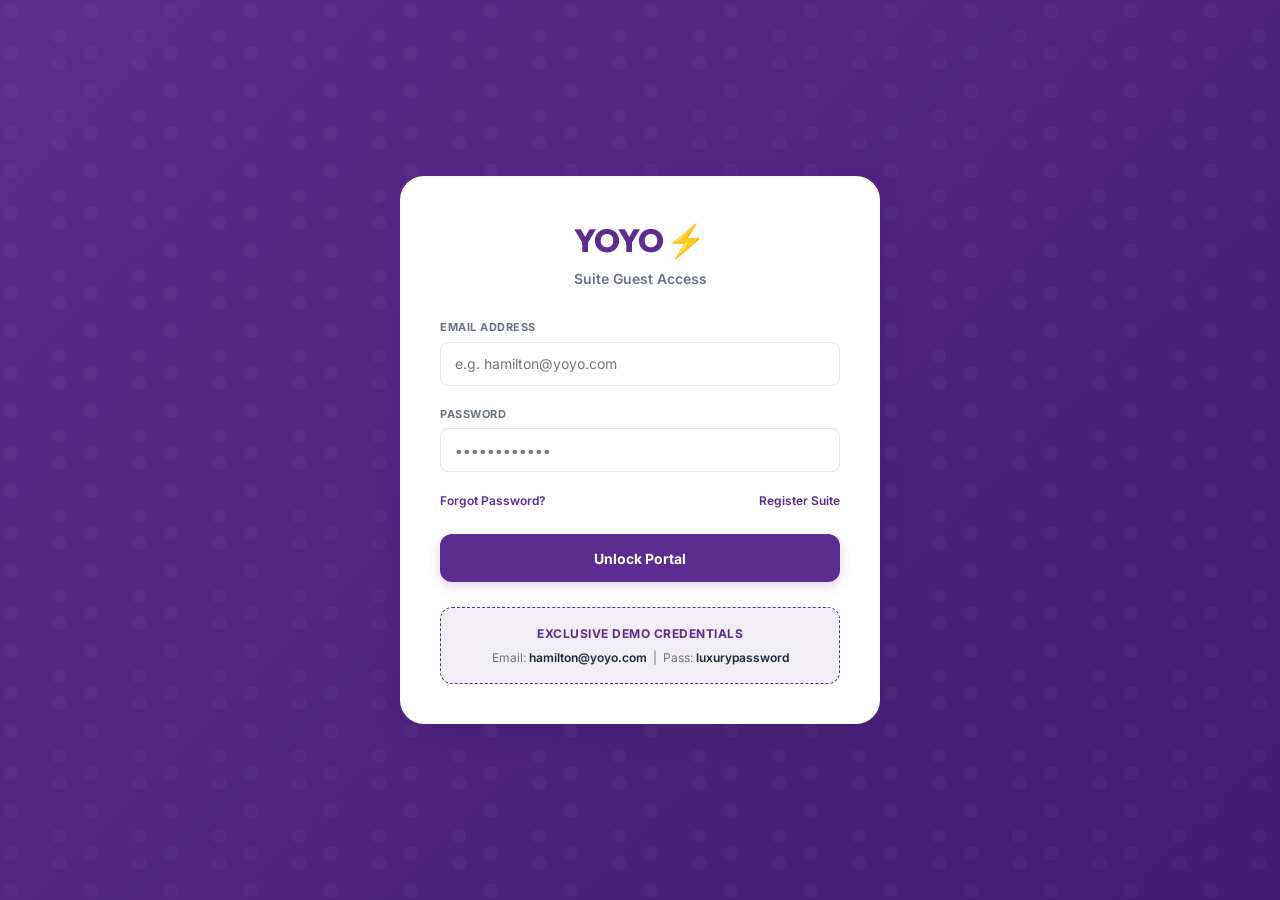
<file: index.html>
<!DOCTYPE html>
<html lang="en">
<head>
  <meta charset="UTF-8">
  <meta name="viewport" content="width=device-width, initial-scale=1.0">
  
  <!-- SEO Meta Tags -->
  <title>YOYO | 10-Min Suite Delivery</title>
  <meta name="description" content="Experience lightning-fast grocery, food, and amenities delivery at your hotel room door. YOYO Express Suite Delivery is available 24/7.">
  <meta name="keywords" content="YOYO, grocery delivery, 10 min delivery, room service, hotel delivery, YOYO express">
  <meta name="author" content="YOYO Express Partner">
  
  <!-- CSS Linkages -->
  <link rel="stylesheet" href="style.css">
  
  <!-- Javascript Controller (Deferred to load after layouts render) -->
  <script src="app.js" defer></script>
</head>
<body>

  <!-- Premium Sticky Blurred Navigation Header -->
  <header>
    <div style="display: flex; align-items: center;">
      <a href="#" class="logo" onclick="window.scrollTo({top: 0, behavior: 'smooth'})">YOYO</a>
      
      <!-- Location Address badge (Dynamic based on login session) -->
      <div class="address-badge">
        <span class="label">Delivery to</span>
        <span class="suite-info">📍 Suite <span id="header-suite-number">...</span></span>
      </div>
    </div>
    
    <!-- Functional Search Bar -->
    <div class="search-container">
      <svg class="search-icon-svg" xmlns="http://www.w3.org/2000/svg" width="20" height="20" fill="none" viewBox="0 0 24 24" stroke="currentColor" stroke-width="2">
        <path stroke-linecap="round" stroke-linejoin="round" d="M21 21l-6-6m2-5a7 7 0 11-14 0 7 7 0 0114 0z" />
      </svg>
      <input type="text" id="product-search" class="search-bar" placeholder="Search for milk, chips, drinks, essentials...">
    </div>
    
    <nav>
      <a href="#menu-anchor">Browse Items</a>
      <a href="#order-tracker" onclick="setTimeout(() => checkActiveOrder(), 100)">Active Order</a>
      <a href="#concierge-anchor">Amenities</a>
    </nav>
    
    <div class="header-actions" style="display: flex; gap: 16px; align-items: center;">
      <div class="tray-wrapper">
        <button id="open-tray-btn" class="tray-btn">
          🛒 Cart
          <span id="tray-count" class="tray-badge" style="display: none;">0</span>
        </button>
      </div>

      <!-- Dynamic Guest Portal Wrapper -->
      <div id="user-portal" class="user-portal-wrapper">
        <button id="user-portal-btn" class="user-portal-btn" onclick="toggleAuthModal()">
          🔑 Guest Portal
        </button>
        <div id="user-portal-dropdown" class="user-portal-dropdown">
          <div style="padding: 12px 24px 8px 24px; font-size: 13px; color: var(--text-muted); font-family: var(--font-sans);">
            Logged in to Suite <span id="portal-suite-number" style="color: var(--primary-purple); font-weight: 700;"></span>
          </div>
          <div class="divider"></div>
          <a href="#order-tracker" onclick="togglePortalDropdown(); setTimeout(() => checkActiveOrder(), 100);">🛎 My Active Order</a>
          <a href="#concierge-anchor" onclick="togglePortalDropdown();">⚡ Request Amenities</a>
          <div class="divider"></div>
          <button id="portal-logout-btn" onclick="handlePortalLogout();" style="border-radius: 0;">🚪 Log Out</button>
        </div>
      </div>
    </div>
  </header>

  <!-- Luxury Hero Presentation Section -->
  <section class="hero">
    <div class="hero-banner">
      <div class="subtitle">⚡ YOYO Express Delivery</div>
      <h1 class="title">Groceries & fresh bites <span>delivered in 10 mins</span></h1>
      <p class="banner-desc">Daily essentials, snacks, beverages, and bath amenities directly to your suite door.</p>
    </div>
    
    <!-- Dynamic Category Filter Toggles -->
    <div class="categories">
      <button class="active" data-category="dairy">🥛 Fresh & Dairy</button>
      <button data-category="snacks">🍿 Munchies & Snacks</button>
      <button data-category="drinks">🥤 Drinks & Beverages</button>
      <button data-category="desserts">🍨 Ice Cream & Sweets</button>
      <button data-category="essentials">🧼 Daily Essentials</button>
    </div>
  </section>

  <!-- Dynamic Product Menu Grid (Anchor for internal links) -->
  <div id="menu-anchor"></div>
  <section class="grid-container">
    <div id="menu-grid" class="grid">
      <!-- Injected dynamically via JS framework inside app.js -->
    </div>
  </section>

  <!-- Stateful Order Tracker Stepper Timeline Panel -->
  <section id="order-tracker" class="tracker-section" style="display: none;">
    <div class="tracker-card">
      <div class="tracker-header">
        <div class="tracker-title-box">
          <h2>Active YOYO Session</h2>
          <p id="tracker-status-text">Order Received & Confirmed</p>
        </div>
        <div class="countdown-box">
          <div class="countdown-label">Arriving in</div>
          <div id="tracker-timer-val" class="countdown-timer">10:00</div>
        </div>
      </div>
      
      <!-- Stepper Node Progress Timeline -->
      <div class="stepper-container">
        <div class="stepper-line-bg"></div>
        <div id="tracker-progress-fill" class="stepper-line-fill"></div>
        
        <div class="stepper-steps">
          <div class="tracker-step active" data-step="0">
            <div class="step-node">📄</div>
            <div class="step-label">Placed</div>
          </div>
          <div class="tracker-step" data-step="1">
            <div class="step-node">📦</div>
            <div class="step-label">Packed</div>
          </div>
          <div class="tracker-step" data-step="2">
            <div class="step-node">🚴</div>
            <div class="step-label">En Route</div>
          </div>
          <div class="tracker-step" data-step="3">
            <div class="step-node">⚡</div>
            <div class="step-label">Delivered</div>
          </div>
        </div>
      </div>
      
      <!-- Stepper Detailed Breakdown Layout -->
      <div class="tracker-details-layout">
        <div class="tracker-details-list">
          <h4>Items Ordered</h4>
          <ul id="tracker-items-list" style="list-style: none; padding: 0;">
            <!-- Rendered Dynamically -->
          </ul>
        </div>
        <div class="tracker-details-list">
          <h4>Delivery Info</h4>
          <p id="tracker-order-details" style="color: var(--text-muted); font-size: 13px; line-height: 1.6;">
            <!-- Rendered Dynamically -->
          </p>
        </div>
      </div>
      
      <button class="dismiss-tracker-btn" onclick="dismissTracker()">Close Tracking Panel</button>
    </div>
  </section>
  
  <!-- Stateful Stay Itinerary Timeline Section -->
  <section id="stay-itinerary" class="itinerary-section">
    <div class="itinerary-card">
      <div class="itinerary-header">
        <div class="itinerary-title-box">
          <h2>Your Suite Delivery Pass</h2>
          <p id="itinerary-stay-dates">Stay duration: [Loading stay dates...]</p>
        </div>
      </div>
      
      <!-- Chronological Timeline Container -->
      <div class="itinerary-timeline-container">
        <div class="timeline-line"></div>
        <div id="itinerary-timeline-events" class="timeline-events">
          <!-- Timed events dynamically rendered here -->
        </div>
      </div>
    </div>
  </section>

  <!-- Butler Concierge Quick-Actions Desk (Anchor for internal links) -->
  <div id="concierge-anchor"></div>
  <section class="concierge-grid">
    
    <!-- Action panel card -->
    <div class="concierge-card">
      <h2>⚡ YOYO Instant Amenities</h2>
      <p>Need room essentials immediately? Tap below to notify dispatch. Requests are delivered to your suite door in less than 10 minutes.</p>
      
      <div class="butler-actions-grid">
        <button class="butler-action-btn" data-service="ice">
          <div class="btn-icon">❄️</div>
          <div class="btn-title">Chilled Ice Cubes</div>
          <div class="btn-subtitle">1kg bag for beverages</div>
        </button>
        <button class="butler-action-btn" data-service="towels">
          <div class="btn-icon">🧖‍♂️</div>
          <div class="btn-title">Fresh Hand Towels</div>
          <div class="btn-subtitle">Plush cotton replenishment</div>
        </button>
        <button class="butler-action-btn" data-service="hangers">
          <div class="btn-icon">👔</div>
          <div class="btn-title">Garment Hangers</div>
          <div class="btn-subtitle">Pack of 5 wooden hangers</div>
        </button>
        <button class="butler-action-btn" data-service="turndown">
          <div class="btn-icon">🧼</div>
          <div class="btn-title">Room Amenities Pack</div>
          <div class="btn-subtitle">Slippers, shower gel & kit</div>
        </button>
      </div>
    </div>
    
    <!-- Dispatch Monitor logger card -->
    <div class="concierge-card">
      <h2>Amenity Dispatch Logs</h2>
      <p>Real-time tracking of complimentary room-convenience concierge dispatches.</p>
      <div id="butler-logs" style="margin-top: 10px;">
        <div style="color: var(--text-muted); text-align: center; padding: 40px; font-size: 13px;">
          🛎 No active logs. Tap an amenity to request.
        </div>
      </div>
    </div>
    
  </section>

  <!-- Floating Tray Cart Sidebar Drawer -->
  <div id="tray-drawer" class="drawer">
    <div class="drawer-header">
      <h2>Your Basket</h2>
      <button id="close-tray-btn" class="close-btn">✕</button>
    </div>
    
    <div class="drawer-body">
      <!-- Active item rows (Dynamically computed) -->
      <div id="cart-items" class="cart-items-wrapper">
        <!-- Rendered dynamically -->
      </div>
      
      <!-- Interactive Checkout Form (Visible only when tray is occupied) -->
      <div id="checkout-block">
        <div class="checkout-section-title">Bill Summary</div>
        <div class="pricing-summary">
          <div class="price-row">
            <span>Subtotal</span>
            <span id="price-subtotal">$0.00</span>
          </div>
          <div class="price-row">
            <span>Handling & Packaging Charge</span>
            <span id="price-service">$0.00</span>
          </div>
          <div class="price-row">
            <span>GST & Tax (8%)</span>
            <span id="price-tax">$0.00</span>
          </div>
          <div class="price-row">
            <span>YOYO 10-Min Delivery Fee</span>
            <span id="price-delivery">$0.00</span>
          </div>
          <div class="price-row grand-total">
            <span>To Pay (Charge to Room)</span>
            <span id="price-total">$0.00</span>
          </div>
        </div>
        
        <div class="checkout-section-title">Delivery Details</div>
        <form id="checkout-form" style="display: none;">
          <div class="form-group">
            <label for="room-number">Suite / Room Number</label>
            <input type="text" id="room-number" placeholder="Enter suite number (e.g. 402)" required>
          </div>
          
          <div class="form-group">
            <label for="delivery-time">Delivery Schedule</label>
            <select id="delivery-time" onchange="toggleScheduledTimeInput()">
              <option value="asap">Deliver Immediately (10-Min)</option>
              <option value="scheduled">Schedule specific time</option>
            </select>
          </div>
          
          <div id="scheduled-time-group" class="form-group" style="display: none;">
            <label for="scheduled-delivery-time">Select Date & Time</label>
            <input type="datetime-local" id="scheduled-delivery-time">
          </div>
          
          <div class="form-group">
            <label for="special-notes">Delivery Instructions for Rider</label>
            <textarea id="special-notes" rows="3" placeholder="E.g., Ring bell, leave outside door, knock gently..."></textarea>
          </div>
          
          <button type="submit" class="checkout-submit-btn">Place Order & Charge Room</button>
        </form>
      </div>
    </div>
  </div>

  <!-- Background overlay when drawer slides open -->
  <div id="drawer-overlay" class="drawer-overlay"></div>

  <!-- Dynamic Notification Stack Container -->
  <div id="toast-container"></div>

  <!-- Unified Single-Page Authentication Modal Overlay -->
  <div id="auth-modal" class="auth-modal-overlay" style="display: none;">
    <div class="auth-card" style="position: relative;">
      <!-- Close button -->
      <button class="close-btn" onclick="toggleAuthModal()" style="position: absolute; top: 25px; right: 30px; font-size: 20px; border: none; background: transparent; cursor: pointer;">✕</button>
      
      <!-- Logo & Branding -->
      <div class="auth-header" style="margin-bottom: 25px;">
        <span class="auth-logo">YOYO</span>
        <div id="auth-modal-subtitle" class="auth-subtitle">Suite Guest Access</div>
      </div>

      <!-- General Modal Notification -->
      <div id="auth-modal-notification" style="display: none; margin-bottom: 20px; padding: 15px; border-radius: 12px; font-size: 13px; text-align: center;"></div>

      <!-- 1. LOGIN VIEW -->
      <div id="auth-view-login">
        <form id="modal-login-form" class="auth-form" onsubmit="handleModalLogin(event)">
          <div class="form-group">
            <label for="modal-login-email">Email Address</label>
            <input type="email" id="modal-login-email" placeholder="e.g. hamilton@yoyo.com" required>
          </div>
          <div class="form-group">
            <label for="modal-login-password">Password</label>
            <input type="password" id="modal-login-password" placeholder="••••••••••••" required>
          </div>
          <div class="auth-footer-links">
            <a href="#" class="auth-link" onclick="switchAuthView('forgot')">Forgot Password?</a>
            <a href="#" class="auth-link" onclick="switchAuthView('signup')">Register Suite</a>
          </div>
          <button type="submit" class="auth-submit-btn">Enter Portal</button>
        </form>

        <!-- Preset Account Info Box for easy testing -->
        <div style="margin-top: 25px; padding: 16px; background: var(--primary-purple-light); border: 1px dashed var(--primary-purple); border-radius: 12px; font-size: 12px; color: var(--text-muted); text-align: center; line-height: 1.6;">
          <strong style="color: var(--primary-purple); text-transform: uppercase; letter-spacing: 0.5px; display: block; margin-bottom: 4px;">Exclusive Demo Credentials</strong>
          Email: <span style="color: var(--text-primary); font-weight: 600;">hamilton@yoyo.com</span> &nbsp;|&nbsp; Pass: <span style="color: var(--text-primary); font-weight: 600;">luxurypassword</span>
        </div>
      </div>

      <!-- 2. SIGN UP VIEW -->
      <div id="auth-view-signup" style="display: none;">
        <form id="modal-signup-form" class="auth-form" onsubmit="handleModalSignup(event)">
          <div style="display: grid; grid-template-columns: 100px 1fr; gap: 15px;">
            <div class="form-group">
              <label for="modal-signup-title">Title</label>
              <select id="modal-signup-title" required>
                <option value="Lord">Lord</option>
                <option value="Lady">Lady</option>
                <option value="Sir">Sir</option>
                <option value="Dr.">Dr.</option>
                <option value="Mr.">Mr.</option>
                <option value="Mrs.">Mrs.</option>
              </select>
            </div>
            <div class="form-group">
              <label for="modal-signup-name">Full Name</label>
              <input type="text" id="modal-signup-name" placeholder="e.g. Genevieve Sterling" required>
            </div>
          </div>
          <div class="form-group">
            <label for="modal-signup-suite">Suite / Room Number</label>
            <input type="text" id="modal-signup-suite" placeholder="e.g. 502" required pattern="^[0-9]{2,4}[A-Za-z]?$">
          </div>
          <div class="form-group">
            <label for="modal-signup-email">Email Address</label>
            <input type="email" id="modal-signup-email" placeholder="e.g. genevieve@sterling.com" required>
          </div>
          <div style="display: grid; grid-template-columns: 1fr 1fr; gap: 15px;">
            <div class="form-group">
              <label for="modal-signup-checkin">Check-In Date</label>
              <input type="datetime-local" id="modal-signup-checkin" required>
            </div>
            <div class="form-group">
              <label for="modal-signup-checkout">Check-Out Date</label>
              <input type="datetime-local" id="modal-signup-checkout" required>
            </div>
          </div>
          <div class="form-group">
            <label for="modal-signup-password">Password</label>
            <input type="password" id="modal-signup-password" placeholder="••••••••••••" required>
          </div>
          <div class="form-group">
            <label for="modal-signup-confirm">Confirm Password</label>
            <input type="password" id="modal-signup-confirm" placeholder="••••••••••••" required>
          </div>
          <div class="auth-footer-links" style="justify-content: center;">
            <a href="#" class="auth-link" onclick="switchAuthView('login')">Already Registered? Log In</a>
          </div>
          <button type="submit" class="auth-submit-btn">Authenticate Suite</button>
        </form>
      </div>

      <!-- 3. FORGOT PASSWORD VIEW -->
      <div id="auth-view-forgot" style="display: none;">
        <div id="modal-recovery-form-block">
          <div style="font-size: 13px; color: var(--text-muted); text-align: center; margin-bottom: 20px; line-height: 1.6;">
            Enter your registered email address to receive an encrypted digital recovery link.
          </div>
          <form id="modal-forgot-form" class="auth-form" onsubmit="handleModalForgot(event)">
            <div class="form-group">
              <label for="modal-recovery-email">Email Address</label>
              <input type="email" id="modal-recovery-email" placeholder="e.g. hamilton@yoyo.com" required>
            </div>
            <div class="auth-footer-links" style="justify-content: center;">
              <a href="#" class="auth-link" onclick="switchAuthView('login')">Return to Login</a>
            </div>
            <button type="submit" class="auth-submit-btn">Recover Password</button>
          </form>
        </div>
        
        <!-- Recovery Success Panel -->
        <div id="modal-recovery-success" style="display: none;">
          <div class="forgot-success-box" style="margin-top: 0; padding: 20px 15px;">
            <div style="font-size: 32px; margin-bottom: 12px; color: var(--primary-purple);">⚡</div>
            <h4 style="font-family: var(--font-title); font-size: 18px; font-weight: 700; color: var(--text-primary); margin-bottom: 8px;">Reset Link Dispatched</h4>
            <p style="color: var(--text-muted); font-size: 13px; line-height: 1.6; margin-bottom: 16px;">
              Encrypted recovery key has been dispatched to <strong id="modal-recovery-target-email" style="color: var(--text-primary);"></strong>.
            </p>
            <button onclick="switchAuthView('login')" class="checkout-submit-btn" style="width: 100%;">Back to Login</button>
          </div>
        </div>
      </div>

    </div>
  </div>
  
  <!-- Stay Confirmation Modal Overlay -->
  <div id="confirm-stay-modal" class="auth-modal-overlay" style="display: none;">
    <div class="auth-card">
      <div class="auth-header">
        <span class="auth-logo">YOYO</span>
        <div class="auth-subtitle">Confirm Stay Details</div>
      </div>
      <div style="font-size: 13px; color: var(--text-muted); text-align: center; margin-bottom: 20px; line-height: 1.6;">
        Welcome to your suite! Please verify and confirm your stay check-in and departure dates to activate YOYO delivery services.
      </div>
      <form id="stay-confirm-form" class="auth-form" onsubmit="handleStayConfirm(event)">
        <div class="form-group">
          <label for="confirm-checkin-date">Check-In Date & Time</label>
          <input type="datetime-local" id="confirm-checkin-date" required>
        </div>
        <div class="form-group">
          <label for="confirm-checkout-date">Check-Out Date & Time</label>
          <input type="datetime-local" id="confirm-checkout-date" required>
        </div>
        <button type="submit" class="auth-submit-btn" style="margin-top: 10px;">Confirm & Activate Pass</button>
      </form>
    </div>
  </div>

  <!-- Stay Extension/Expiration Modal Overlay -->
  <div id="extend-stay-modal" class="auth-modal-overlay" style="display: none;">
    <div class="auth-card" style="text-align: center;">
      <div class="auth-header">
        <span class="auth-logo">YOYO</span>
        <div class="auth-subtitle">Stay Duration Completed</div>
      </div>
      
      <!-- Primary Decision Block -->
      <div id="extend-decision-block">
        <div style="font-size: 38px; margin-bottom: 15px; color: var(--primary-purple);">⚡</div>
        <h4 style="font-family: var(--font-title); font-size: 20px; font-weight: 700; color: var(--text-primary); margin-bottom: 12px;">Departure Notification</h4>
        <p style="color: var(--text-muted); font-size: 13px; line-height: 1.6; margin-bottom: 24px;">
          Your scheduled check-out time has arrived. Would you like to extend your suite booking to keep using YOYO Express?
        </p>
        <div style="display: flex; flex-direction: column; gap: 12px;">
          <button onclick="showExtensionForm()" class="auth-submit-btn">Extend My Stay</button>
          <button onclick="handlePortalLogout()" class="dismiss-tracker-btn" style="width: 100%; font-weight: 700; padding: 14px 0; border-radius: 12px;">No, Log Out Now</button>
        </div>
      </div>

      <!-- Extension Input Block -->
      <div id="extend-form-block" style="display: none;">
        <div style="font-size: 13px; color: var(--text-muted); text-align: center; margin-bottom: 20px; line-height: 1.6;">
          Specify your new check-out departure date and time below to extend your booking.
        </div>
        <form id="stay-extend-form" class="auth-form" onsubmit="handleStayExtension(event)">
          <div class="form-group" style="text-align: left;">
            <label for="extend-checkout-date">New Check-Out Date</label>
            <input type="datetime-local" id="extend-checkout-date" required>
          </div>
          <div style="display: flex; gap: 10px; margin-top: 15px;">
            <button type="submit" class="auth-submit-btn" style="flex: 1;">Extend Stay</button>
            <button type="button" onclick="cancelExtension()" class="dismiss-tracker-btn" style="margin-top: 0; padding: 0 20px; border-radius: 12px; flex: 1;">Cancel</button>
          </div>
        </form>
      </div>
    </div>
  </div>

</body>
</html>
</file>
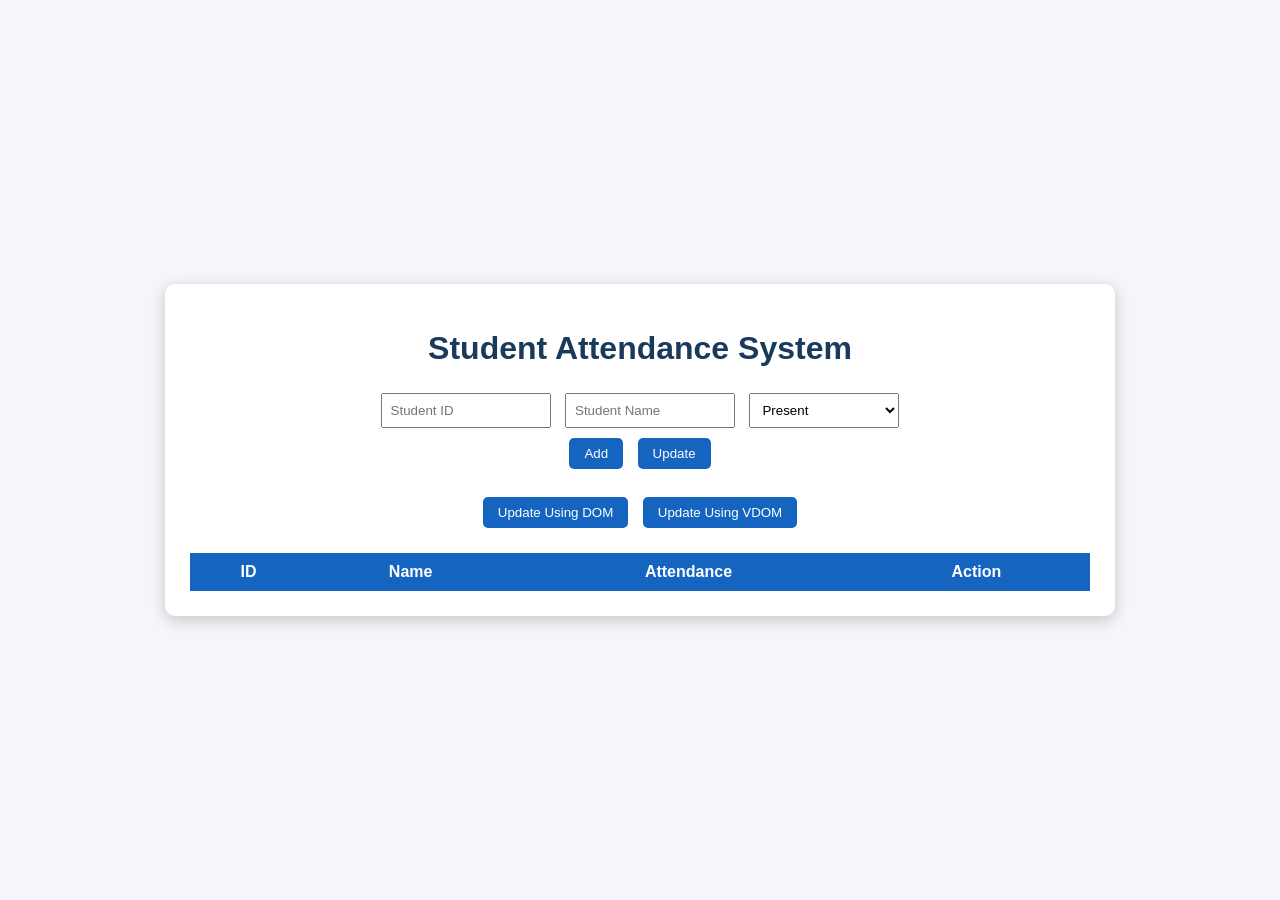
<file: week 1/index.html>
<!DOCTYPE html>
<html>
<head>
  <title>Student Attendance System</title>
  <link rel="stylesheet" href="style.css">
</head>
<body>

<div class="container">

  <h1>Student Attendance System</h1>

  <!-- INPUTS -->
  <input type="number" id="id" placeholder="Student ID">
  <input type="text" id="name" placeholder="Student Name">

  <select id="status">
    <option value="Present">Present</option>
    <option value="Absent">Absent</option>
  </select>

  <br>

  <!-- ACTION BUTTONS -->
  <button onclick="addStudent()">Add</button>
  <button onclick="updateStudent()">Update</button>

  <br><br>

  <!-- DOM vs VDOM -->
  <button onclick="updateDOM()">Update Using DOM</button>
  <button onclick="updateVDOM()">Update Using VDOM</button>

  <!-- TABLE -->
  <div class="table-container">
    <table>
      <thead>
        <tr>
          <th>ID</th>
          <th>Name</th>
          <th>Attendance</th>
          <th>Action</th>
        </tr>
      </thead>
      <tbody id="tableBody"></tbody>
    </table>
  </div>

</div>

<script src="script.js"></script>

</body>
</html>
</file>
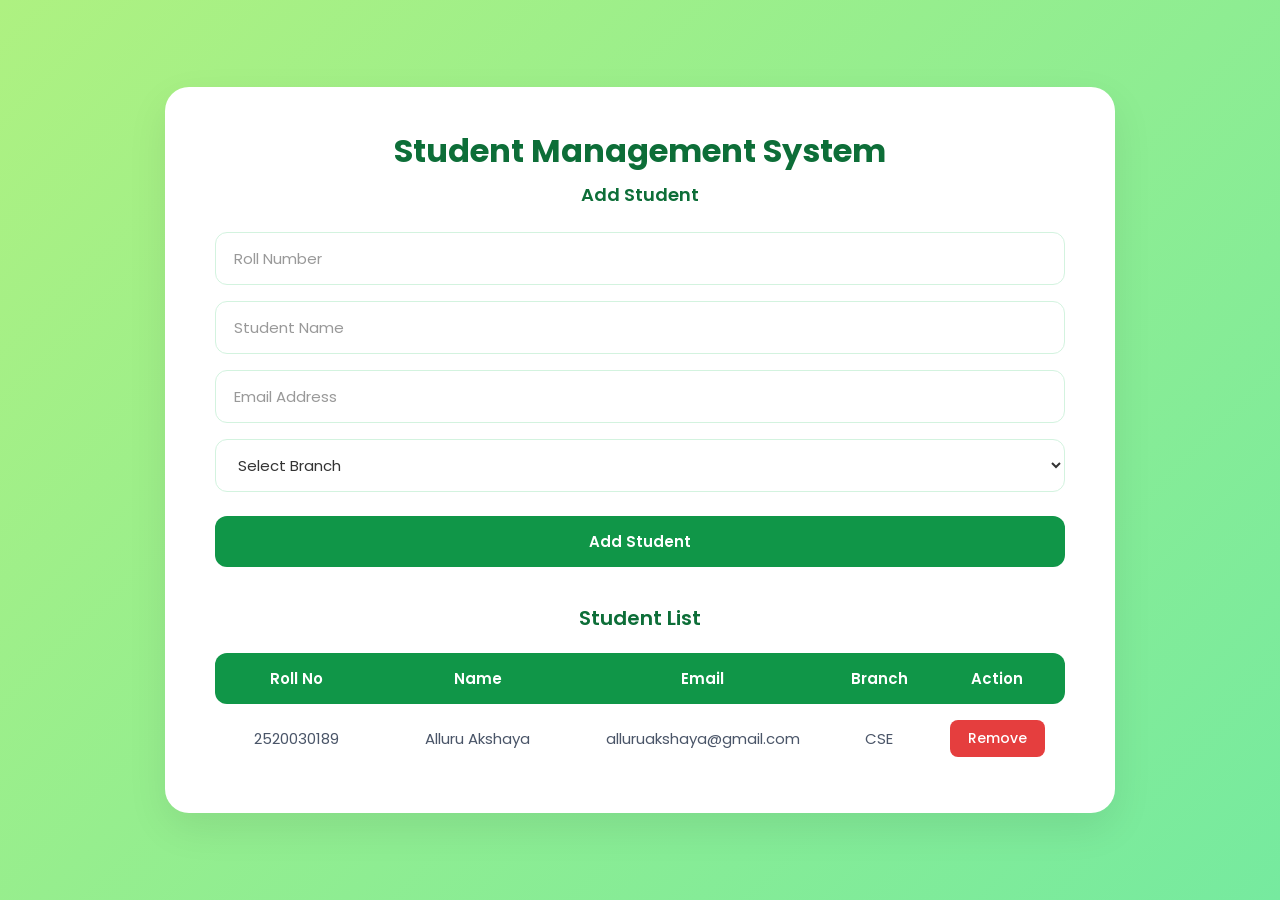
<file: week 7/index.html>
<!DOCTYPE html>
<html lang="en">
<head>
  <meta charset="UTF-8">
  <meta name="viewport" content="width=device-width, initial-scale=1.0">
  <title>Student Management System</title>
  <!-- Google Font: Poppins for clean and elegant sans-serif typography -->
  <link href="https://fonts.googleapis.com/css2?family=Poppins:wght@400;500;600;700&display=swap" rel="stylesheet">
  <style>
    * {
      box-sizing: border-box;
      margin: 0;
      padding: 0;
    }

    body {
      font-family: 'Poppins', sans-serif;
      /* Soft green gradient background matching the screenshot */
      background: linear-gradient(135deg, #aef181 0%, #76ea9f 100%);
      min-height: 100vh;
      display: flex;
      justify-content: center;
      align-items: center;
      padding: 40px 20px;
    }

    /* Centered Main White Card */
    .card {
      background-color: #ffffff;
      border-radius: 24px;
      box-shadow: 0 15px 40px rgba(0, 0, 0, 0.08);
      width: 100%;
      max-width: 950px;
      padding: 40px 50px;
      transition: transform 0.3s ease;
    }

    /* Titles */
    h1 {
      color: #0d6e38;
      font-size: 32px;
      font-weight: 700;
      text-align: center;
      margin-bottom: 6px;
    }

    .subtitle {
      color: #0d6e38;
      font-size: 18px;
      font-weight: 600;
      text-align: center;
      margin-bottom: 24px;
    }

    .section-title {
      color: #0d6e38;
      font-size: 20px;
      font-weight: 600;
      text-align: center;
      margin-top: 36px;
      margin-bottom: 20px;
    }

    /* Input Forms styling */
    .form-group {
      margin-bottom: 16px;
      width: 100%;
    }

    input, select {
      width: 100%;
      padding: 14px 18px;
      font-family: 'Poppins', sans-serif;
      font-size: 15px;
      background-color: #ffffff;
      border: 1.5px solid #d3f3df;
      border-radius: 12px;
      color: #333333;
      outline: none;
      transition: all 0.2s ease;
    }

    input::placeholder {
      color: #999999;
    }

    input:focus, select:focus {
      border-color: #109648;
      box-shadow: 0 0 0 4px rgba(16, 150, 72, 0.12);
    }

    /* Add Student Button styling */
    .btn-add {
      width: 100%;
      padding: 14px;
      font-family: 'Poppins', sans-serif;
      font-size: 15px;
      font-weight: 600;
      background-color: #109648;
      color: #ffffff;
      border: none;
      border-radius: 12px;
      cursor: pointer;
      transition: background-color 0.2s ease, transform 0.1s ease;
      margin-top: 8px;
    }

    .btn-add:hover {
      background-color: #0d7f3c;
    }

    .btn-add:active {
      transform: scale(0.99);
    }

    /* Table styling matching the green bar design */
    .table-container {
      width: 100%;
      overflow-x: auto;
      margin-top: 10px;
    }

    table {
      width: 100%;
      border-collapse: separate;
      border-spacing: 0;
    }

    thead tr {
      background-color: #109648;
      color: #ffffff;
    }

    th {
      padding: 14px 20px;
      font-size: 15px;
      font-weight: 600;
      text-align: center;
      border: none;
    }

    /* Rounded corners for the green table header bar */
    th:first-child {
      border-top-left-radius: 12px;
      border-bottom-left-radius: 12px;
    }

    th:last-child {
      border-top-right-radius: 12px;
      border-bottom-right-radius: 12px;
    }

    td {
      padding: 16px 20px;
      font-size: 15px;
      color: #4a5568;
      text-align: center;
      border-bottom: 1.5px solid #f0f4f1;
    }

    tr:last-child td {
      border-bottom: none;
    }

    /* Remove Button styling */
    .btn-remove {
      padding: 8px 18px;
      background-color: #e53e3e;
      color: #ffffff;
      font-family: 'Poppins', sans-serif;
      font-size: 14px;
      font-weight: 500;
      border: none;
      border-radius: 8px;
      cursor: pointer;
      transition: background-color 0.2s ease, transform 0.1s ease;
    }

    .btn-remove:hover {
      background-color: #c53030;
    }

    .btn-remove:active {
      transform: scale(0.96);
    }

    /* Empty state */
    .empty-row td {
      color: #a0aec0;
      padding: 30px;
      font-style: italic;
    }

    /* Responsive adjustments */
    @media (max-width: 600px) {
      .card {
        padding: 30px 24px;
      }
      h1 {
        font-size: 24px;
      }
      th, td {
        padding: 10px 8px;
        font-size: 13px;
      }
      .btn-remove {
        padding: 6px 12px;
        font-size: 12px;
      }
    }
  </style>
</head>
<body>

  <div class="card">
    <!-- Header Titles -->
    <h1>Student Management System</h1>
    <div class="subtitle">Add Student</div>

    <!-- Add Student Form -->
    <form id="studentForm" onsubmit="addStudent(event)">
      <div class="form-group">
        <input type="text" id="rollNo" placeholder="Roll Number" required>
      </div>
      <div class="form-group">
        <input type="text" id="studentName" placeholder="Student Name" required>
      </div>
      <div class="form-group">
        <input type="email" id="email" placeholder="Email Address" required>
      </div>
      <div class="form-group">
        <select id="branch" required>
          <option value="" disabled selected>Select Branch</option>
          <option value="CSE">CSE</option>
          <option value="ECE">ECE</option>
          <option value="EEE">EEE</option>
          <option value="MECH">MECH</option>
          <option value="CIVIL">CIVIL</option>
          <option value="IT">IT</option>
        </select>
      </div>
      <button type="submit" class="btn-add">Add Student</button>
    </form>

    <!-- Student List Section -->
    <div class="section-title">Student List</div>
    
    <div class="table-container">
      <table>
        <thead>
          <tr>
            <th style="width: 20%;">Roll No</th>
            <th style="width: 25%;">Name</th>
            <th style="width: 30%;">Email</th>
            <th style="width: 12%;">Branch</th>
            <th style="width: 13%;">Action</th>
          </tr>
        </thead>
        <tbody id="studentList">
          <!-- Populated dynamically via JS -->
        </tbody>
      </table>
    </div>
  </div>

  <script>
    // State management synced to LocalStorage
    // Prepopulated with seed data matching the user's screenshot exactly
    let students = JSON.parse(localStorage.getItem("sms_simple_records")) || [
      {
        rollNo: "2520030189",
        name: "Alluru Akshaya",
        email: "alluruakshaya@gmail.com",
        branch: "CSE"
      }
    ];

    // Render list function
    function renderStudents() {
      const tbody = document.getElementById("studentList");
      tbody.innerHTML = "";

      if (students.length === 0) {
        tbody.innerHTML = `
          <tr class="empty-row">
            <td colspan="5">No student records found. Add one above!</td>
          </tr>
        `;
        return;
      }

      students.forEach((student, index) => {
        const tr = document.createElement("tr");
        tr.innerHTML = `
          <td>${student.rollNo}</td>
          <td>${student.name}</td>
          <td>${student.email}</td>
          <td>${student.branch}</td>
          <td>
            <button class="btn-remove" onclick="removeStudent(${index})">Remove</button>
          </td>
        `;
        tbody.appendChild(tr);
      });
    }

    // Add Student functionality
    function addStudent(event) {
      event.preventDefault();

      const rollNoInput = document.getElementById("rollNo");
      const nameInput = document.getElementById("studentName");
      const emailInput = document.getElementById("email");
      const branchInput = document.getElementById("branch");

      const rollNo = rollNoInput.value.trim();
      const name = nameInput.value.trim();
      const email = emailInput.value.trim();
      const branch = branchInput.value;

      // Basic client validation
      if (!rollNo || !name || !email || !branch) {
        alert("Please fill in all form details.");
        return;
      }

      // Check for duplicate Roll No
      const duplicate = students.some(s => s.rollNo.toLowerCase() === rollNo.toLowerCase());
      if (duplicate) {
        alert("A student with this Roll Number already exists!");
        return;
      }

      // Insert new student
      students.push({ rollNo, name, email, branch });

      // Save to localStorage
      localStorage.setItem("sms_simple_records", JSON.stringify(students));

      // Reset Form fields
      rollNoInput.value = "";
      nameInput.value = "";
      emailInput.value = "";
      branchInput.value = "";

      // Re-render student grid
      renderStudents();
    }

    // Remove Student functionality
    function removeStudent(index) {
      if (confirm("Are you sure you want to remove this student?")) {
        students.splice(index, 1);
        localStorage.setItem("sms_simple_records", JSON.stringify(students));
        renderStudents();
      }
    }

    // Initial render
    renderStudents();
  </script>
</body>
</html>
</file>
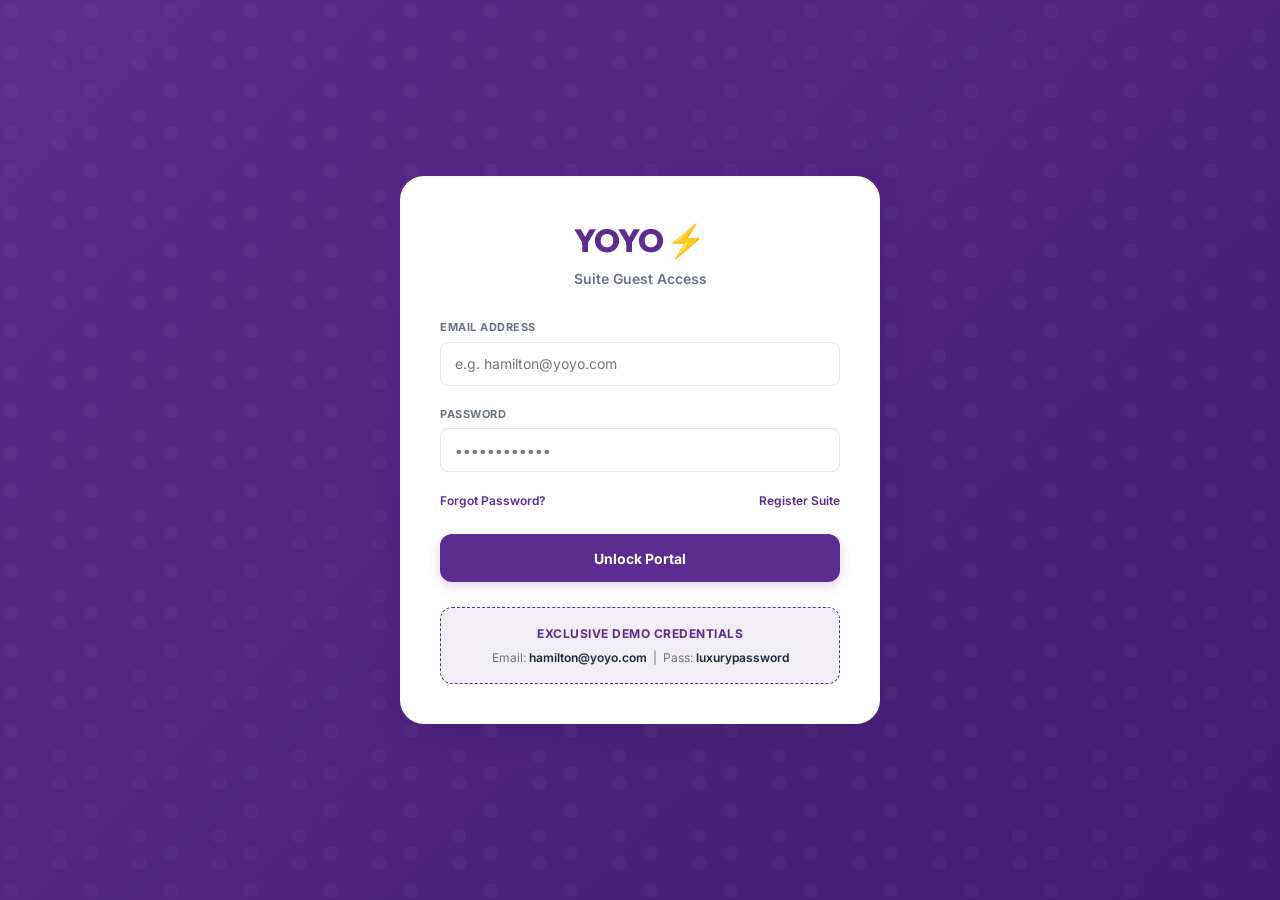
<file: login.html>
<!DOCTYPE html>
<html lang="en">
<head>
  <meta charset="UTF-8">
  <meta name="viewport" content="width=device-width, initial-scale=1.0">
  <title>YOYO | Suite Login</title>
  <link rel="stylesheet" href="style.css">
  <script src="app.js" defer></script>
</head>
<body class="auth-body">

  <div class="auth-card">
    <div class="auth-header">
      <span class="auth-logo">YOYO</span>
      <div id="auth-modal-subtitle" class="auth-subtitle">Suite Guest Access</div>
    </div>

    <div id="auth-page-notification" style="display: none; margin-bottom: 20px; padding: 15px; border-radius: 12px; font-size: 13px; text-align: center;"></div>

    <!-- LOGIN PANEL -->
    <div id="auth-view-login">
      <form id="page-login-form" class="auth-form" onsubmit="handlePageLogin(event)">
        <div class="form-group">
          <label for="page-login-email">Email Address</label>
          <input type="email" id="page-login-email" placeholder="e.g. hamilton@yoyo.com" required>
        </div>
        <div class="form-group">
          <label for="page-login-password">Password</label>
          <input type="password" id="page-login-password" placeholder="••••••••••••" required>
        </div>
        <div class="auth-footer-links">
          <a href="#" class="auth-link" onclick="switchPageAuthView('forgot')">Forgot Password?</a>
          <a href="#" class="auth-link" onclick="switchPageAuthView('signup')">Register Suite</a>
        </div>
        <button type="submit" class="auth-submit-btn">Unlock Portal</button>
      </form>
      
      <!-- Demo credentials helper -->
      <div style="margin-top: 25px; padding: 16px; background: var(--primary-purple-light); border: 1px dashed var(--primary-purple); border-radius: 12px; font-size: 12px; color: var(--text-muted); text-align: center; line-height: 1.6;">
        <strong style="color: var(--primary-purple); text-transform: uppercase; letter-spacing: 0.5px; display: block; margin-bottom: 4px;">Exclusive Demo Credentials</strong>
        Email: <span style="color: var(--text-primary); font-weight: 600;">hamilton@yoyo.com</span> &nbsp;|&nbsp; Pass: <span style="color: var(--text-primary); font-weight: 600;">luxurypassword</span>
      </div>
    </div>

    <!-- SIGN UP PANEL -->
    <div id="auth-view-signup" style="display: none;">
      <form id="page-signup-form" class="auth-form" onsubmit="handlePageSignup(event)">
        <div style="display: grid; grid-template-columns: 100px 1fr; gap: 15px;">
          <div class="form-group">
            <label for="page-signup-title">Title</label>
            <select id="page-signup-title" required>
              <option value="Lord">Lord</option>
              <option value="Lady">Lady</option>
              <option value="Mr.">Mr.</option>
              <option value="Mrs.">Mrs.</option>
            </select>
          </div>
          <div class="form-group">
            <label for="page-signup-name">Full Name</label>
            <input type="text" id="page-signup-name" placeholder="e.g. Genevieve Sterling" required>
          </div>
        </div>
        <div class="form-group">
          <label for="page-signup-suite">Suite / Room Number</label>
          <input type="text" id="page-signup-suite" placeholder="e.g. 502" required pattern="^[0-9]{2,4}[A-Za-z]?$">
        </div>
        <div class="form-group">
          <label for="page-signup-email">Email Address</label>
          <input type="email" id="page-signup-email" placeholder="e.g. genevieve@sterling.com" required>
        </div>
        <div style="display: grid; grid-template-columns: 1fr 1fr; gap: 15px;">
          <div class="form-group">
            <label for="page-signup-checkin">Check-In Date</label>
            <input type="datetime-local" id="page-signup-checkin" required>
          </div>
          <div class="form-group">
            <label for="page-signup-checkout">Check-Out Date</label>
            <input type="datetime-local" id="page-signup-checkout" required>
          </div>
        </div>
        <div class="form-group">
          <label for="page-signup-password">Password</label>
          <input type="password" id="page-signup-password" placeholder="••••••••••••" required>
        </div>
        <div class="form-group">
          <label for="page-signup-confirm">Confirm Password</label>
          <input type="password" id="page-signup-confirm" placeholder="••••••••••••" required>
        </div>
        <div class="auth-footer-links" style="justify-content: center;">
          <a href="#" class="auth-link" onclick="switchPageAuthView('login')">Already Registered? Log In</a>
        </div>
        <button type="submit" class="auth-submit-btn">Authenticate Suite</button>
      </form>
    </div>

    <!-- FORGOT PASSWORD PANEL -->
    <div id="auth-view-forgot" style="display: none;">
      <div id="page-recovery-form-block">
        <form id="page-forgot-form" class="auth-form" onsubmit="handlePageForgot(event)">
          <div class="form-group">
            <label for="page-recovery-email">Email Address</label>
            <input type="email" id="page-recovery-email" placeholder="e.g. hamilton@yoyo.com" required>
          </div>
          <div class="auth-footer-links" style="justify-content: center;">
            <a href="#" class="auth-link" onclick="switchPageAuthView('login')">Return to Login</a>
          </div>
          <button type="submit" class="auth-submit-btn">Recover Password</button>
        </form>
      </div>
      
      <div id="page-recovery-success" style="display: none;">
        <div class="forgot-success-box" style="margin-top: 0; padding: 20px 15px;">
          <div style="font-size: 32px; margin-bottom: 12px; color: var(--primary-purple);">⚡</div>
          <h4 style="font-family: var(--font-title); font-size: 18px; font-weight: 700; color: var(--text-primary); margin-bottom: 8px;">Reset Link Dispatched</h4>
          <p style="color: var(--text-muted); font-size: 13px; line-height: 1.6; margin-bottom: 16px;">
            Encrypted recovery key has been dispatched to <strong id="page-recovery-target-email" style="color: var(--text-primary);"></strong>.
          </p>
          <button onclick="switchPageAuthView('login')" class="checkout-submit-btn" style="width: 100%;">Back to Login</button>
        </div>
      </div>
    </div>

  </div>
</body>
</html>
</file>
<file: style.css>
/* 
 * Zepto Hotel Express - Design System & Custom Stylesheet
 * Vibrant Purple, Pink Accent, & Clean E-Grocery Light Aesthetic.
 */

@import url('https://fonts.googleapis.com/css2?family=Inter:wght@300;400;500;600;700;800&family=Outfit:wght@300;400;500;600;700;800&display=swap');

/* --- Design Tokens --- */
:root {
  --primary-purple: #5c2c90;        /* Official Zepto Purple */
  --primary-purple-light: rgba(92, 44, 144, 0.08);
  --primary-purple-dark: #431b70;
  
  --accent-pink: #e11a55;          /* Official Zepto Pink/Red */
  --accent-pink-hover: #c50e43;
  --accent-pink-light: rgba(225, 26, 85, 0.08);

  --success-green: #0c831f;        /* Grocery ADD Green button */
  --success-green-light: #f0fbf2;
  --success-green-border: rgba(12, 131, 31, 0.25);
  
  --bg-page: #f4f6fb;              /* Light Clean Gray Background */
  --bg-card: #ffffff;              /* Pure White Containers */
  --bg-drawer: rgba(255, 255, 255, 0.98); 
  
  --border-subtle: #e2e8f0;        /* Soft borders */
  --border-active: #5c2c90;
  
  --text-primary: #1f2937;         /* Charcoal/Dark grey */
  --text-muted: #6b7280;           /* Soft grey */
  --text-light: #9ca3af;           /* Very light grey */
  
  --font-title: 'Outfit', 'Inter', sans-serif;
  --font-sans: 'Inter', -apple-system, sans-serif;
  
  --transition-smooth: all 0.25s cubic-bezier(0.4, 0, 0.2, 1);
  --shadow-sm: 0 2px 8px rgba(0, 0, 0, 0.04);
  --shadow-md: 0 4px 20px rgba(92, 44, 144, 0.05);
  --shadow-lg: 0 10px 30px rgba(0, 0, 0, 0.08);
}

/* --- Global Resets & Scrollbars --- */
* {
  margin: 0;
  padding: 0;
  box-sizing: border-box;
  outline: none;
}

html {
  scroll-behavior: smooth;
}

body {
  background: var(--bg-page);
  color: var(--text-primary);
  font-family: var(--font-sans);
  min-height: 100vh;
  overflow-x: hidden;
  line-height: 1.5;
  -webkit-font-smoothing: antialiased;
}

/* Scrollbars */
::-webkit-scrollbar {
  width: 8px;
}
::-webkit-scrollbar-track {
  background: var(--bg-page);
}
::-webkit-scrollbar-thumb {
  background: #cbd5e1;
  border-radius: 4px;
  border: 2px solid var(--bg-page);
}
::-webkit-scrollbar-thumb:hover {
  background: var(--primary-purple);
}

/* --- Header & Top Navigation --- */
header {
  position: fixed;
  top: 0;
  left: 0;
  width: 100%;
  height: 85px;
  z-index: 100;
  border-bottom: 1px solid var(--border-subtle);
  padding: 0 40px;
  display: flex;
  justify-content: space-between;
  align-items: center;
  background: #ffffff;
  box-shadow: var(--shadow-sm);
  transition: var(--transition-smooth);
}

/* Logo with neon accent */
.logo {
  font-family: var(--font-title);
  font-weight: 800;
  font-size: 28px;
  color: var(--primary-purple);
  text-decoration: none;
  display: flex;
  align-items: center;
  gap: 2px;
  letter-spacing: -0.5px;
  transition: var(--transition-smooth);
}
.logo::after {
  content: '⚡';
  color: var(--accent-pink);
  font-size: 24px;
  animation: flashPulse 1.5s infinite alternate;
}
.logo span {
  color: var(--accent-pink);
}

/* Header Address / Location */
.address-badge {
  display: flex;
  flex-direction: column;
  gap: 2px;
  max-width: 200px;
  margin-left: 20px;
}
.address-badge .label {
  font-size: 11px;
  font-weight: 700;
  text-transform: uppercase;
  color: var(--accent-pink);
  letter-spacing: 0.5px;
}
.address-badge .suite-info {
  font-size: 14px;
  font-weight: 600;
  color: var(--text-primary);
  display: flex;
  align-items: center;
  gap: 4px;
}

/* Header Search Bar */
.search-container {
  flex-grow: 1;
  max-width: 500px;
  margin: 0 30px;
  position: relative;
}
.search-bar {
  width: 100%;
  height: 48px;
  background: #f1f5f9;
  border: 1px solid transparent;
  border-radius: 12px;
  padding: 0 20px 0 48px;
  font-family: var(--font-sans);
  font-size: 14px;
  color: var(--text-primary);
  transition: var(--transition-smooth);
}
.search-bar:focus {
  background: #ffffff;
  border-color: var(--primary-purple);
  box-shadow: 0 0 0 3px rgba(92, 44, 144, 0.15);
}
.search-icon-svg {
  position: absolute;
  left: 16px;
  top: 50%;
  transform: translateY(-50%);
  color: var(--text-muted);
  pointer-events: none;
}

/* Header Nav links */
nav {
  display: flex;
  gap: 30px;
  align-items: center;
}
nav a {
  color: var(--text-primary);
  text-decoration: none;
  font-size: 14px;
  font-weight: 600;
  transition: var(--transition-smooth);
  padding: 6px 0;
}
nav a:hover {
  color: var(--primary-purple);
}

/* Cart Button */
.tray-wrapper {
  position: relative;
}
.tray-btn {
  background: var(--primary-purple);
  border: none;
  color: #ffffff;
  padding: 12px 24px;
  border-radius: 12px;
  font-family: var(--font-sans);
  font-weight: 700;
  font-size: 14px;
  cursor: pointer;
  display: flex;
  align-items: center;
  gap: 10px;
  box-shadow: 0 4px 12px rgba(92, 44, 144, 0.2);
  transition: var(--transition-smooth);
}
.tray-btn:hover {
  background: var(--primary-purple-dark);
  box-shadow: 0 6px 16px rgba(92, 44, 144, 0.35);
  transform: translateY(-1px);
}
.tray-badge {
  background: var(--accent-pink);
  color: #ffffff;
  font-size: 11px;
  font-weight: 700;
  min-width: 20px;
  height: 20px;
  padding: 0 6px;
  border-radius: 10px;
  display: flex;
  align-items: center;
  justify-content: center;
  box-shadow: 0 2px 4px rgba(0,0,0,0.1);
}

/* User Portal button */
.user-portal-wrapper {
  position: relative;
}
.user-portal-btn {
  background: #f1f5f9;
  border: none;
  color: var(--text-primary);
  padding: 12px 20px;
  border-radius: 12px;
  font-family: var(--font-sans);
  font-weight: 600;
  font-size: 14px;
  cursor: pointer;
  display: flex;
  align-items: center;
  gap: 8px;
  transition: var(--transition-smooth);
}
.user-portal-btn:hover {
  background: #e2e8f0;
}

/* User Dropdown */
.user-portal-dropdown {
  position: absolute;
  top: 110%;
  right: 0;
  background: #ffffff;
  border: 1px solid var(--border-subtle);
  border-radius: 16px;
  box-shadow: var(--shadow-lg);
  min-width: 240px;
  display: none;
  flex-direction: column;
  z-index: 105;
  overflow: hidden;
  animation: dropdownFade 0.2s cubic-bezier(0.16, 1, 0.3, 1) forwards;
}
.user-portal-dropdown.active {
  display: flex;
}
.user-portal-dropdown a, 
.user-portal-dropdown button {
  padding: 12px 24px;
  font-size: 14px;
  color: var(--text-primary);
  text-decoration: none;
  border: none;
  background: transparent;
  width: 100%;
  text-align: left;
  font-family: var(--font-sans);
  font-weight: 500;
  cursor: pointer;
  transition: var(--transition-smooth);
}
.user-portal-dropdown a:hover, 
.user-portal-dropdown button:hover {
  background: #f8fafc;
  color: var(--primary-purple);
}
.user-portal-dropdown .divider {
  height: 1px;
  background: var(--border-subtle);
}

/* --- Hero Banner & Category Chip Selectors --- */
.hero {
  padding: 120px 40px 30px 40px;
  max-width: 1300px;
  margin: 0 auto;
}
.hero-banner {
  background: linear-gradient(135deg, var(--primary-purple) 0%, var(--primary-purple-dark) 100%);
  border-radius: 24px;
  padding: 50px 60px;
  color: #ffffff;
  position: relative;
  overflow: hidden;
  box-shadow: 0 10px 30px rgba(92, 44, 144, 0.15);
  margin-bottom: 40px;
}
.hero-banner::after {
  content: '';
  position: absolute;
  top: -20%;
  right: -10%;
  width: 400px;
  height: 400px;
  background: radial-gradient(circle, var(--accent-pink) 0%, transparent 60%);
  opacity: 0.3;
  pointer-events: none;
}
.hero .subtitle {
  color: var(--accent-pink);
  background: rgba(225, 26, 85, 0.15);
  border: 1px solid rgba(225, 26, 85, 0.3);
  padding: 6px 14px;
  border-radius: 30px;
  font-size: 12px;
  font-weight: 700;
  letter-spacing: 1.5px;
  text-transform: uppercase;
  display: inline-block;
  margin-bottom: 16px;
}
.hero .title {
  font-family: var(--font-title);
  font-size: 44px;
  font-weight: 800;
  line-height: 1.2;
  margin-bottom: 8px;
}
.hero .title span {
  color: #fff;
  background: linear-gradient(120deg, #fef08a 0%, #fde047 100%);
  -webkit-background-clip: text;
  -webkit-text-fill-color: transparent;
  font-style: normal;
  font-weight: 800;
}
.hero .banner-desc {
  font-size: 16px;
  color: rgba(255, 255, 255, 0.85);
  font-weight: 500;
}

/* Category Filters */
.categories {
  display: flex;
  gap: 12px;
  flex-wrap: wrap;
  justify-content: flex-start;
  margin-top: 10px;
}
.categories button {
  padding: 12px 24px;
  border-radius: 30px;
  border: 1px solid var(--border-subtle);
  background: #ffffff;
  color: var(--text-primary);
  font-family: var(--font-sans);
  font-size: 14px;
  font-weight: 600;
  cursor: pointer;
  box-shadow: var(--shadow-sm);
  display: flex;
  align-items: center;
  gap: 8px;
  transition: var(--transition-smooth);
}
.categories button:hover {
  border-color: var(--primary-purple);
  color: var(--primary-purple);
}
.categories button.active {
  background: var(--primary-purple);
  color: #ffffff;
  border-color: var(--primary-purple);
  box-shadow: 0 4px 12px rgba(92, 44, 144, 0.2);
}

/* --- Product Cards Grid --- */
.grid-container {
  max-width: 1300px;
  margin: 0 auto;
  padding: 10px 40px 60px 40px;
}
.grid {
  display: grid;
  grid-template-columns: repeat(auto-fill, minmax(220px, 1fr));
  gap: 24px;
}

/* Product Card */
.card {
  background: var(--bg-card);
  border-radius: 16px;
  overflow: hidden;
  border: 1px solid var(--border-subtle);
  box-shadow: var(--shadow-sm);
  transition: var(--transition-smooth);
  display: flex;
  flex-direction: column;
  height: 100%;
}
.card:hover {
  transform: translateY(-4px);
  box-shadow: var(--shadow-lg);
  border-color: #cbd5e1;
}
.card-image-wrapper {
  position: relative;
  width: 100%;
  height: 180px;
  background: #f8fafc;
  overflow: hidden;
}
.card-image-wrapper img {
  width: 100%;
  height: 100%;
  object-fit: cover;
  transition: transform 0.4s ease;
}
.card:hover .card-image-wrapper img {
  transform: scale(1.05);
}

/* Time / Discount Badge */
.card-time-badge {
  position: absolute;
  bottom: 10px;
  left: 10px;
  background: var(--primary-purple);
  color: #ffffff;
  padding: 4px 10px;
  border-radius: 6px;
  font-size: 11px;
  font-weight: 700;
  letter-spacing: 0.2px;
  box-shadow: 0 2px 6px rgba(0,0,0,0.15);
}
.card-discount-badge {
  position: absolute;
  top: 10px;
  left: 10px;
  background: var(--accent-pink);
  color: #ffffff;
  padding: 4px 8px;
  border-radius: 6px;
  font-size: 11px;
  font-weight: 800;
  box-shadow: 0 2px 6px rgba(0,0,0,0.15);
  text-transform: uppercase;
}

/* Content Details */
.card .content {
  padding: 16px;
  display: flex;
  flex-direction: column;
  flex-grow: 1;
}
.card .top {
  display: flex;
  flex-direction: column;
  gap: 4px;
  margin-bottom: 8px;
}
.card h3 {
  font-family: var(--font-sans);
  font-size: 15px;
  font-weight: 700;
  line-height: 1.3;
  color: var(--text-primary);
  min-height: 40px;
  display: -webkit-box;
  -webkit-line-clamp: 2;
  -webkit-box-orient: vertical;
  overflow: hidden;
}

/* Product Size / Weight Badge */
.product-size {
  font-size: 12px;
  color: var(--text-muted);
  font-weight: 500;
}

/* Pricing Grid */
.price-row-grid {
  display: flex;
  align-items: baseline;
  gap: 6px;
  margin-top: auto;
  margin-bottom: 12px;
}
.price-row-grid .current-price {
  color: var(--text-primary);
  font-size: 16px;
  font-weight: 700;
}
.price-row-grid .original-price {
  color: var(--text-light);
  font-size: 13px;
  text-decoration: line-through;
  font-weight: 500;
}

.card .desc {
  font-size: 12px;
  color: var(--text-muted);
  line-height: 1.4;
  margin-bottom: 12px;
  display: -webkit-box;
  -webkit-line-clamp: 2;
  -webkit-box-orient: vertical;
  overflow: hidden;
}

/* Custom interactive morphing add/qty button for grid card */
.card-action-box {
  margin-top: auto;
}

/* Add button design */
.add-btn-grid {
  width: 100%;
  height: 38px;
  background: #ffffff;
  color: var(--success-green);
  border: 1px solid var(--success-green);
  border-radius: 8px;
  font-family: var(--font-sans);
  font-weight: 700;
  font-size: 13px;
  letter-spacing: 0.5px;
  cursor: pointer;
  transition: var(--transition-smooth);
  box-shadow: var(--shadow-sm);
  display: flex;
  align-items: center;
  justify-content: center;
}
.add-btn-grid:hover {
  background: var(--success-green-light);
  box-shadow: 0 2px 6px rgba(12, 131, 31, 0.15);
}

/* Morph Quantity Selector */
.qty-selector-grid {
  display: flex;
  align-items: center;
  justify-content: space-between;
  width: 100%;
  height: 38px;
  background: var(--success-green);
  border-radius: 8px;
  overflow: hidden;
  box-shadow: 0 2px 8px rgba(12, 131, 31, 0.25);
}
.qty-grid-btn {
  background: transparent;
  border: none;
  color: #ffffff;
  width: 38px;
  height: 100%;
  cursor: pointer;
  font-size: 16px;
  font-weight: 700;
  display: flex;
  align-items: center;
  justify-content: center;
  transition: var(--transition-smooth);
}
.qty-grid-btn:hover {
  background: rgba(0, 0, 0, 0.1);
}
.qty-grid-val {
  color: #ffffff;
  font-weight: 700;
  font-size: 14px;
}

/* --- Cart Drawer Panel --- */
.drawer-overlay {
  position: fixed;
  top: 0;
  left: 0;
  width: 100%;
  height: 100%;
  background: rgba(92, 44, 144, 0.1);
  backdrop-filter: blur(4px);
  -webkit-backdrop-filter: blur(4px);
  z-index: 998;
  opacity: 0;
  pointer-events: none;
  transition: var(--transition-smooth);
}
.drawer-overlay.active {
  opacity: 1;
  pointer-events: auto;
}

.drawer {
  position: fixed;
  top: 0;
  right: -460px;
  width: 460px;
  height: 100%;
  background: var(--bg-drawer);
  border-left: 1px solid var(--border-subtle);
  box-shadow: -8px 0 25px rgba(0, 0, 0, 0.05);
  z-index: 999;
  display: flex;
  flex-direction: column;
  transition: right 0.35s cubic-bezier(0.16, 1, 0.3, 1);
}
.drawer.open {
  right: 0;
}

.drawer-header {
  padding: 24px;
  border-bottom: 1px solid var(--border-subtle);
  display: flex;
  justify-content: space-between;
  align-items: center;
  background: #ffffff;
}
.drawer-header h2 {
  font-family: var(--font-title);
  font-weight: 700;
  font-size: 20px;
  color: var(--text-primary);
}
.drawer-header .close-btn {
  color: var(--text-muted);
  background: #f1f5f9;
  width: 32px;
  height: 32px;
  border-radius: 50%;
  display: flex;
  align-items: center;
  justify-content: center;
}
.drawer-header .close-btn:hover {
  background: #e2e8f0;
  color: var(--accent-pink);
}

.drawer-body {
  padding: 24px;
  overflow-y: auto;
  flex-grow: 1;
}

/* Item Rows in Cart */
.cart-item {
  display: flex;
  justify-content: space-between;
  align-items: center;
  padding: 16px 0;
  border-bottom: 1px solid var(--border-subtle);
}
.cart-item-details {
  display: flex;
  flex-direction: column;
  gap: 2px;
  max-width: 60%;
}
.cart-item-name {
  color: var(--text-primary);
  font-weight: 600;
  font-size: 14px;
}
.cart-item-price-desc {
  color: var(--text-muted);
  font-size: 12px;
}
.cart-item-actions {
  display: flex;
  align-items: center;
  gap: 12px;
}
.qty-controls {
  display: flex;
  align-items: center;
  background: var(--success-green);
  border-radius: 6px;
  overflow: hidden;
  height: 28px;
}
.qty-btn {
  background: transparent;
  border: none;
  color: #ffffff;
  width: 28px;
  height: 100%;
  cursor: pointer;
  font-size: 14px;
  font-weight: 700;
  display: flex;
  align-items: center;
  justify-content: center;
}
.qty-btn:hover {
  background: rgba(0,0,0,0.1);
}
.qty-val {
  color: #ffffff;
  font-size: 12px;
  font-weight: 700;
  width: 20px;
  text-align: center;
}
.remove-item-btn {
  background: #f1f5f9;
  border: none;
  color: var(--text-muted);
  width: 28px;
  height: 28px;
  border-radius: 6px;
  cursor: pointer;
  font-size: 12px;
  display: flex;
  align-items: center;
  justify-content: center;
}
.remove-item-btn:hover {
  background: #fee2e2;
  color: var(--accent-pink);
}

/* Empty State */
.empty-tray-state {
  text-align: center;
  padding: 40px 0;
}
.empty-tray-icon {
  font-size: 48px;
  margin-bottom: 16px;
}
.empty-text-title {
  font-weight: 700;
  font-size: 18px;
  color: var(--text-primary);
  margin-bottom: 6px;
}
.empty-text-subtitle {
  color: var(--text-muted);
  font-size: 13px;
  margin-bottom: 24px;
}

/* Pricing block */
.pricing-summary {
  background: #f8fafc;
  border: 1px solid var(--border-subtle);
  border-radius: 12px;
  padding: 16px;
  margin-top: 10px;
  margin-bottom: 24px;
}
.price-row {
  display: flex;
  justify-content: space-between;
  font-size: 13px;
  color: var(--text-muted);
  margin-bottom: 10px;
}
.price-row:last-of-type {
  margin-bottom: 0;
}
.price-row.grand-total {
  border-top: 1px dashed #cbd5e1;
  padding-top: 12px;
  margin-top: 12px;
  color: var(--text-primary);
  font-weight: 700;
  font-size: 15px;
}

/* Interactive Checkout Form */
.checkout-section-title {
  font-family: var(--font-title);
  font-size: 16px;
  font-weight: 700;
  margin-bottom: 16px;
  border-bottom: 1px solid var(--border-subtle);
  padding-bottom: 6px;
  color: var(--text-primary);
}
.form-group {
  margin-bottom: 16px;
}
.form-group label {
  display: block;
  font-size: 11px;
  font-weight: 700;
  text-transform: uppercase;
  letter-spacing: 0.5px;
  color: var(--text-muted);
  margin-bottom: 6px;
}
.form-group input,
.form-group select,
.form-group textarea {
  width: 100%;
  background: #ffffff;
  border: 1px solid var(--border-subtle);
  color: var(--text-primary);
  font-family: var(--font-sans);
  font-size: 14px;
  padding: 10px 14px;
  border-radius: 8px;
  transition: var(--transition-smooth);
}
.form-group input:focus,
.form-group select:focus,
.form-group textarea:focus {
  border-color: var(--primary-purple);
  box-shadow: 0 0 0 2px rgba(92, 44, 144, 0.1);
}
.checkout-submit-btn {
  width: 100%;
  background: var(--accent-pink);
  color: #ffffff;
  border: none;
  padding: 14px 0;
  border-radius: 12px;
  font-family: var(--font-sans);
  font-weight: 700;
  font-size: 14px;
  cursor: pointer;
  box-shadow: 0 4px 12px rgba(225, 26, 85, 0.2);
  transition: var(--transition-smooth);
}
.checkout-submit-btn:hover {
  background: var(--accent-pink-hover);
  box-shadow: 0 6px 16px rgba(225, 26, 85, 0.35);
}

/* --- Real-Time Order Tracking & Stepper --- */
.tracker-section {
  max-width: 900px;
  margin: 30px auto;
  padding: 0 40px;
}
.tracker-card {
  background: #ffffff;
  border: 1px solid var(--border-subtle);
  border-radius: 20px;
  box-shadow: var(--shadow-md);
  padding: 30px;
}
.tracker-header {
  display: flex;
  justify-content: space-between;
  align-items: center;
  flex-wrap: wrap;
  gap: 16px;
  border-bottom: 1px solid var(--border-subtle);
  padding-bottom: 20px;
}
.tracker-title-box h2 {
  font-family: var(--font-title);
  font-weight: 800;
  font-size: 24px;
  color: var(--primary-purple);
}
.tracker-title-box p {
  color: var(--text-muted);
  font-size: 13px;
  margin-top: 2px;
}
.countdown-box {
  background: var(--primary-purple-light);
  border: 1px solid rgba(92, 44, 144, 0.2);
  padding: 10px 18px;
  border-radius: 12px;
  text-align: center;
}
.countdown-label {
  font-size: 11px;
  font-weight: 700;
  text-transform: uppercase;
  color: var(--primary-purple);
}
.countdown-timer {
  font-size: 20px;
  font-weight: 800;
  color: var(--primary-purple);
}

/* Stepper Node Progress Timeline */
.stepper-container {
  position: relative;
  margin: 40px 0;
  padding: 0 10px;
}
.stepper-line-bg {
  position: absolute;
  top: 15px;
  left: 20px;
  right: 20px;
  height: 4px;
  background: #e2e8f0;
  z-index: 1;
}
.stepper-line-fill {
  position: absolute;
  top: 15px;
  left: 20px;
  width: 0%;
  height: 4px;
  background: var(--success-green);
  z-index: 2;
  transition: width 0.6s ease;
}
.stepper-steps {
  position: relative;
  display: flex;
  justify-content: space-between;
  z-index: 3;
}
.tracker-step {
  display: flex;
  flex-direction: column;
  align-items: center;
  text-align: center;
  width: 80px;
}
.step-node {
  width: 32px;
  height: 32px;
  background: #ffffff;
  border: 3px solid #e2e8f0;
  border-radius: 50%;
  display: flex;
  align-items: center;
  justify-content: center;
  font-size: 14px;
  transition: var(--transition-smooth);
}
.step-label {
  margin-top: 10px;
  font-size: 12px;
  font-weight: 600;
  color: var(--text-muted);
}

/* Active states for tracker steps */
.tracker-step.active .step-node {
  border-color: var(--primary-purple);
  box-shadow: 0 0 0 4px rgba(92, 44, 144, 0.2);
  transform: scale(1.1);
}
.tracker-step.active .step-label {
  color: var(--primary-purple);
  font-weight: 700;
}
.tracker-step.completed .step-node {
  background: var(--success-green);
  border-color: var(--success-green);
  color: #ffffff;
}
.tracker-step.completed .step-label {
  color: var(--success-green);
  font-weight: 700;
}

.tracker-details-layout {
  display: grid;
  grid-template-columns: 1fr 1fr;
  gap: 30px;
  margin-top: 24px;
  background: #f8fafc;
  padding: 20px;
  border-radius: 12px;
}
.tracker-details-list h4 {
  font-size: 14px;
  font-weight: 700;
  color: var(--text-primary);
  margin-bottom: 10px;
}
.dismiss-tracker-btn {
  margin-top: 24px;
  width: 100%;
  background: #ffffff;
  border: 1px solid var(--border-subtle);
  color: var(--text-muted);
  padding: 12px 0;
  border-radius: 10px;
  font-weight: 600;
  cursor: pointer;
  transition: var(--transition-smooth);
}
.dismiss-tracker-btn:hover {
  background: #f1f5f9;
  color: var(--text-primary);
}

/* --- Stay Itinerary Timeline Section --- */
.itinerary-section {
  max-width: 900px;
  margin: 30px auto;
  padding: 0 40px;
}
.itinerary-card {
  background: #ffffff;
  border: 1px solid var(--border-subtle);
  border-radius: 20px;
  box-shadow: var(--shadow-sm);
  padding: 30px;
}
.itinerary-header {
  border-bottom: 1px solid var(--border-subtle);
  padding-bottom: 16px;
  margin-bottom: 24px;
}
.itinerary-title-box h2 {
  font-family: var(--font-title);
  font-size: 20px;
  font-weight: 700;
}
.itinerary-title-box p {
  color: var(--text-muted);
  font-size: 13px;
  margin-top: 2px;
}

/* Chronological Timeline Container */
.itinerary-timeline-container {
  position: relative;
  padding-left: 24px;
}
.timeline-line {
  position: absolute;
  left: 5px;
  top: 6px;
  bottom: 6px;
  width: 2px;
  background: #cbd5e1;
}
.timeline-events {
  display: flex;
  flex-direction: column;
  gap: 24px;
}
.timeline-event-node {
  position: relative;
  display: flex;
  flex-direction: column;
  gap: 4px;
}
.timeline-event-node::before {
  content: attr(data-icon);
  position: absolute;
  left: -32px;
  top: 0;
  width: 24px;
  height: 24px;
  background: #f1f5f9;
  border: 1px solid #cbd5e1;
  border-radius: 50%;
  display: flex;
  align-items: center;
  justify-content: center;
  font-size: 11px;
}
.event-info {
  display: flex;
  justify-content: space-between;
  align-items: baseline;
}
.event-title {
  font-size: 14px;
  font-weight: 700;
  color: var(--text-primary);
}
.event-time {
  font-size: 11px;
  color: var(--text-muted);
}
.event-desc {
  font-size: 13px;
  color: var(--text-muted);
}
.event-status {
  display: inline-block;
  align-self: flex-start;
  font-size: 10px;
  font-weight: 700;
  text-transform: uppercase;
  padding: 2px 8px;
  border-radius: 4px;
}
.event-status.completed {
  background: var(--success-green-light);
  color: var(--success-green);
}
.event-status.scheduled {
  background: var(--primary-purple-light);
  color: var(--primary-purple);
}

/* --- Amenities Grid --- */
.concierge-grid {
  display: grid;
  grid-template-columns: 1fr 1fr;
  gap: 30px;
  max-width: 1300px;
  margin: 30px auto;
  padding: 0 40px;
}
.concierge-card {
  background: #ffffff;
  border-radius: 20px;
  border: 1px solid var(--border-subtle);
  padding: 30px;
  box-shadow: var(--shadow-sm);
}
.concierge-card h2 {
  font-family: var(--font-title);
  font-size: 20px;
  font-weight: 700;
  margin-bottom: 10px;
}
.concierge-card p {
  font-size: 13px;
  color: var(--text-muted);
  line-height: 1.5;
  margin-bottom: 24px;
}

/* Butler actions grid buttons */
.butler-actions-grid {
  display: grid;
  grid-template-columns: 1fr 1fr;
  gap: 16px;
}
.butler-action-btn {
  background: #ffffff;
  border: 1px solid var(--border-subtle);
  border-radius: 12px;
  padding: 16px;
  text-align: left;
  cursor: pointer;
  display: flex;
  flex-direction: column;
  gap: 4px;
  transition: var(--transition-smooth);
}
.butler-action-btn:hover {
  border-color: var(--primary-purple);
  box-shadow: var(--shadow-sm);
  transform: translateY(-2px);
}
.butler-action-btn .btn-icon {
  font-size: 24px;
}
.butler-action-btn .btn-title {
  font-size: 14px;
  font-weight: 700;
  color: var(--text-primary);
}
.butler-action-btn .btn-subtitle {
  font-size: 11px;
  color: var(--text-muted);
}

/* Log Item lists */
.butler-log-item {
  background: #f8fafc;
  border: 1px solid var(--border-subtle);
  padding: 12px 18px;
  border-radius: 12px;
  margin-bottom: 10px;
  display: flex;
  justify-content: space-between;
  align-items: center;
}

/* --- Authentication Overlays & Modals --- */
.auth-modal-overlay {
  position: fixed;
  top: 0;
  left: 0;
  width: 100%;
  height: 100%;
  background: rgba(92, 44, 144, 0.4);
  backdrop-filter: blur(8px);
  -webkit-backdrop-filter: blur(8px);
  z-index: 1100;
  display: flex;
  justify-content: center;
  align-items: center;
  padding: 20px;
}

.auth-card {
  background: #ffffff;
  border-radius: 24px;
  box-shadow: var(--shadow-lg);
  padding: 40px;
  width: 100%;
  max-width: 480px;
  animation: modalSlide 0.3s cubic-bezier(0.16, 1, 0.3, 1) forwards;
}

.auth-header {
  text-align: center;
  margin-bottom: 30px;
}
.auth-logo {
  font-family: var(--font-title);
  font-weight: 800;
  font-size: 32px;
  color: var(--primary-purple);
  display: inline-flex;
  align-items: center;
  gap: 2px;
}
.auth-logo::after {
  content: '⚡';
  color: var(--accent-pink);
}
.auth-subtitle {
  font-size: 14px;
  font-weight: 600;
  color: var(--text-muted);
  margin-top: 4px;
}

.auth-form .form-group {
  margin-bottom: 20px;
}
.auth-form label {
  font-size: 11px;
  font-weight: 700;
  text-transform: uppercase;
  color: var(--text-muted);
  margin-bottom: 6px;
  display: block;
}
.auth-form input, 
.auth-form select {
  height: 44px;
}

.auth-footer-links {
  display: flex;
  justify-content: space-between;
  margin-bottom: 24px;
}
.auth-link {
  font-size: 12px;
  color: var(--primary-purple);
  text-decoration: none;
  font-weight: 600;
}
.auth-link:hover {
  text-decoration: underline;
}

.auth-submit-btn {
  width: 100%;
  height: 48px;
  background: var(--primary-purple);
  color: #ffffff;
  border: none;
  border-radius: 12px;
  font-family: var(--font-sans);
  font-weight: 700;
  font-size: 14px;
  cursor: pointer;
  box-shadow: 0 4px 12px rgba(92, 44, 144, 0.2);
  transition: var(--transition-smooth);
}
.auth-submit-btn:hover {
  background: var(--primary-purple-dark);
}

.forgot-success-box {
  text-align: center;
  padding: 20px 0;
}

/* Auth background page design (login.html specific) */
.auth-body {
  background: linear-gradient(135deg, var(--primary-purple) 0%, var(--primary-purple-dark) 100%);
  display: flex;
  justify-content: center;
  align-items: center;
  padding: 20px;
}
.auth-body::before {
  content: '';
  position: absolute;
  width: 100%;
  height: 100%;
  background: url("data:image/svg+xml,%3Csvg xmlns='http://www.w3.org/2000/svg' width='80' height='80' viewBox='0 0 80 80'%3E%3Cg fill='%23ffffff' fill-opacity='0.03'%3E%3Cpath fill-rule='evenodd' d='M11 18c3.866 0 7-3.134 7-7s-3.134-7-7-7-7 3.134-7 7 3.134 7 7 7zm48 25c3.866 0 7-3.134 7-7s-3.134-7-7-7-7 3.134-7 7 3.134 7 7 7zM11 60c3.866 0 7-3.134 7-7s-3.134-7-7-7-7 3.134-7 7 3.134 7 7 7zm48 10c3.866 0 7-3.134 7-7s-3.134-7-7-7-7 3.134-7 7 3.134 7 7 7z'/%3E%3C/g%3E%3C/svg%3E");
  pointer-events: none;
}

/* --- Toast Notifications Stack --- */
#toast-container {
  position: fixed;
  bottom: 24px;
  right: 24px;
  z-index: 1200;
  display: flex;
  flex-direction: column;
  gap: 12px;
  pointer-events: none;
}
.toast {
  background: #ffffff;
  border-radius: 12px;
  box-shadow: var(--shadow-lg);
  padding: 16px 20px;
  display: flex;
  align-items: center;
  gap: 12px;
  border-left: 4px solid var(--primary-purple);
  pointer-events: auto;
  min-width: 300px;
  max-width: 450px;
  animation: toastSlideIn 0.3s cubic-bezier(0.16, 1, 0.3, 1) forwards;
}
.toast-success {
  border-left-color: var(--success-green);
}
.toast-error {
  border-left-color: var(--accent-pink);
}
.toast-info {
  border-left-color: var(--primary-purple);
}
.toast-icon {
  font-size: 18px;
}
.toast-message {
  font-size: 13px;
  font-weight: 600;
  color: var(--text-primary);
}
.toast-fade-out {
  animation: toastSlideOut 0.3s cubic-bezier(0.16, 1, 0.3, 1) forwards;
}

/* --- Keyframe Animations --- */
@keyframes flashPulse {
  0% { transform: scale(1); filter: drop-shadow(0 0 2px var(--accent-pink)); }
  100% { transform: scale(1.1) rotate(5deg); filter: drop-shadow(0 0 8px var(--accent-pink)); }
}

@keyframes dropdownFade {
  0% { opacity: 0; transform: translateY(10px); }
  100% { opacity: 1; transform: translateY(0); }
}

@keyframes modalSlide {
  0% { opacity: 0; transform: translateY(30px); }
  100% { opacity: 1; transform: translateY(0); }
}

@keyframes toastSlideIn {
  0% { opacity: 0; transform: translateY(50px) scale(0.9); }
  100% { opacity: 1; transform: translateY(0) scale(1); }
}

@keyframes toastSlideOut {
  0% { opacity: 1; transform: translateY(0) scale(1); }
  100% { opacity: 0; transform: translateY(20px) scale(0.9); }
}
</file>
<file: week 1/style.css>
body {
  font-family: Arial;
  background: #f4f6f9;
  margin: 0;
  height: 100vh;

  display: flex;
  justify-content: center;
  align-items: center;
}

.container {
  width: 90%;
  max-width: 900px;
  background: white;
  padding: 25px;
  border-radius: 10px;
  box-shadow: 0px 4px 15px rgba(0,0,0,0.2);
  text-align: center;
}

h1 {
  color: #1a3a5c;
}

input, select {
  padding: 8px;
  margin: 5px;
  width: 150px;
}

button {
  padding: 8px 15px;
  margin: 5px;
  background: #1565C0;
  color: white;
  border: none;
  border-radius: 5px;
  cursor: pointer;
}

button:hover {
  background: #0D47A1;
}

.table-container {
  margin-top: 20px;
  max-height: 300px;
  overflow-y: auto;
}

table {
  width: 100%;
  border-collapse: collapse;
}

th {
  background: #1565C0;
  color: white;
}

th, td {
  padding: 10px;
  text-align: center;
}

tr:nth-child(even) {
  background: #f2f2f2;
}

.updated {
  background-color: yellow !important;
}
</file>
